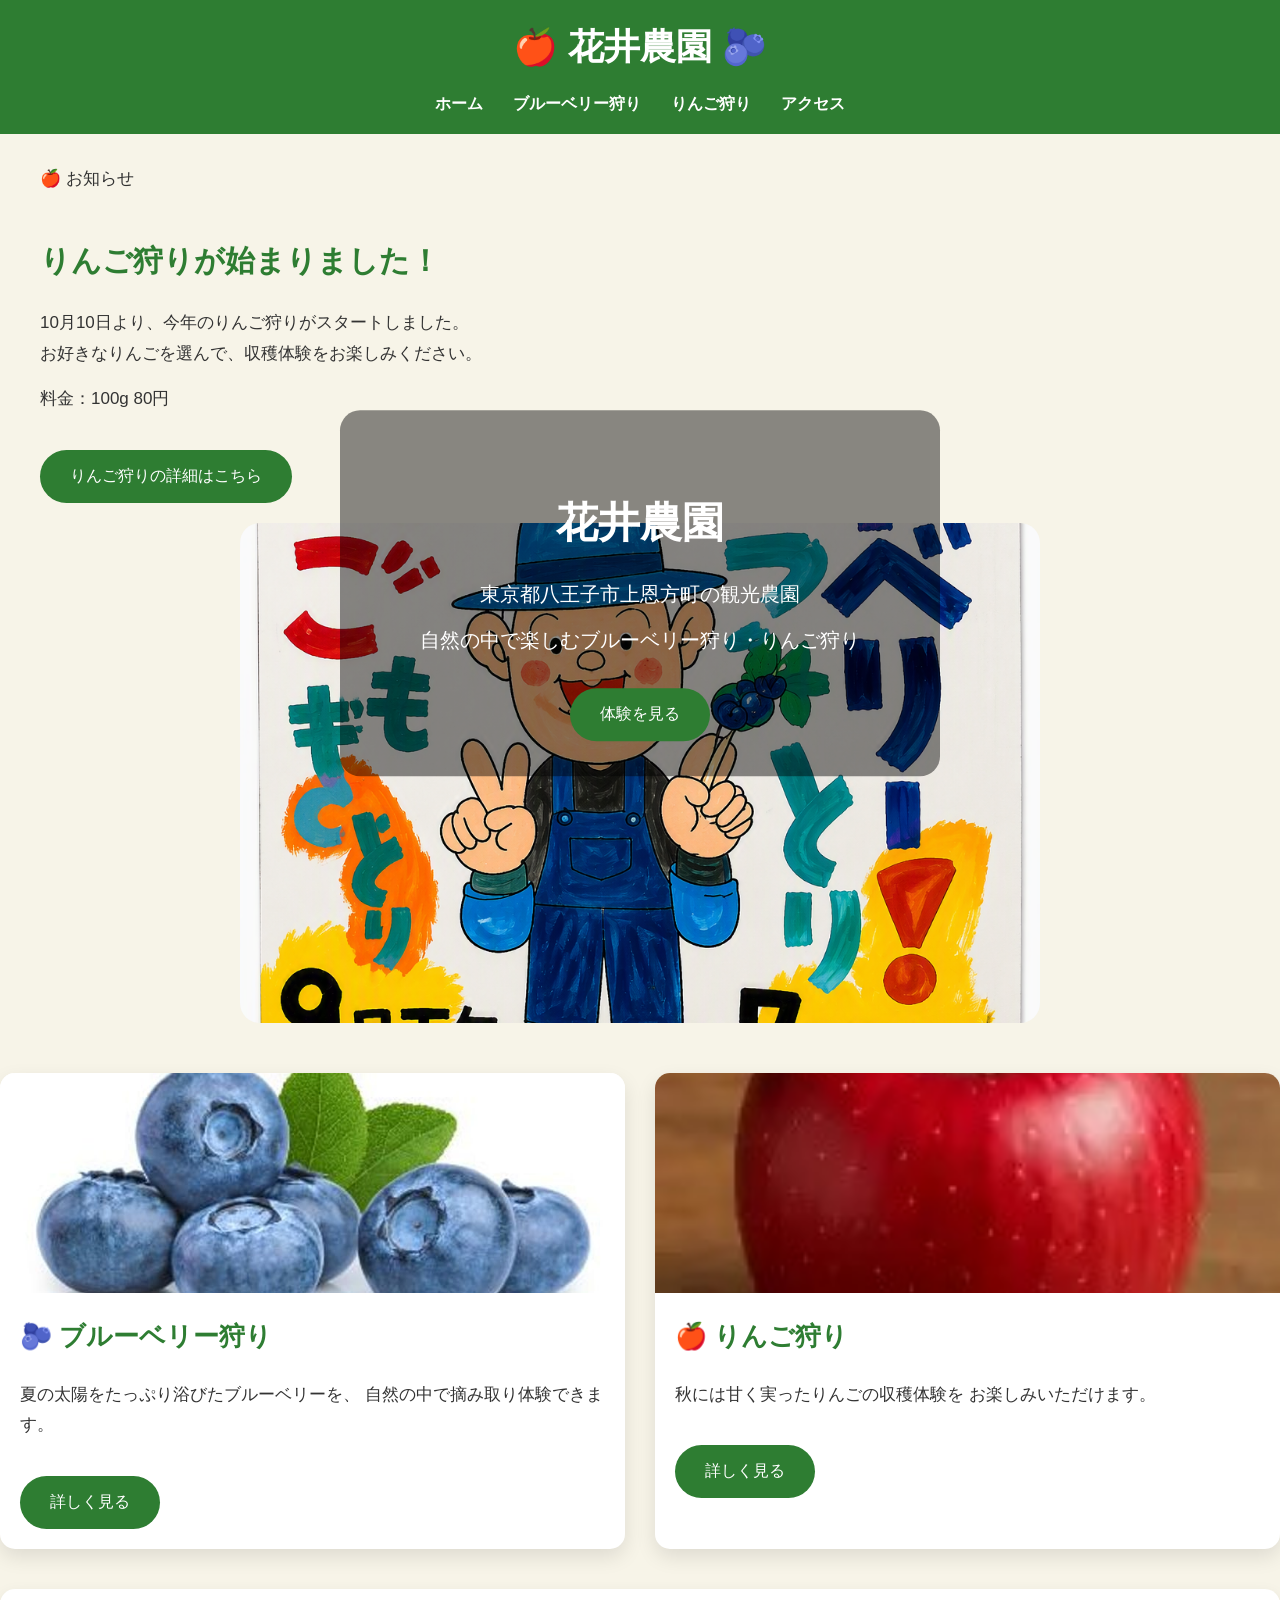
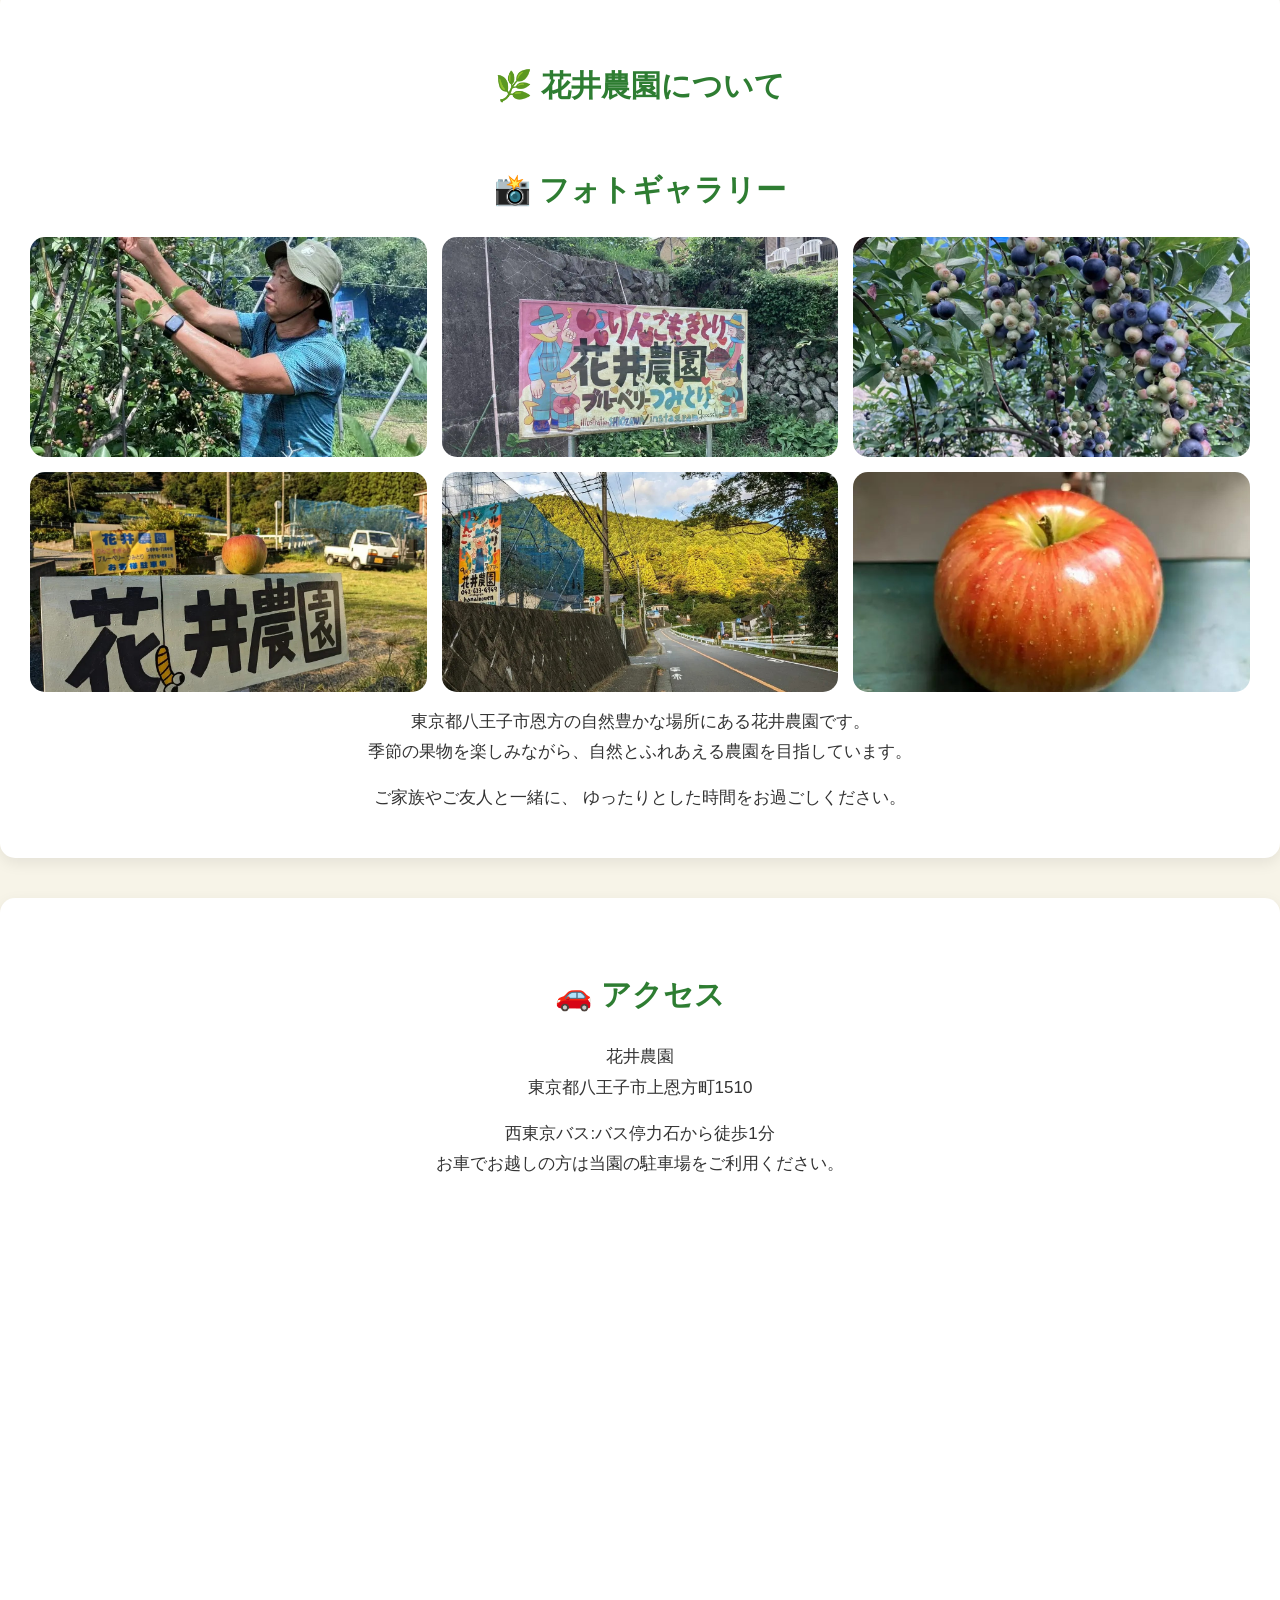
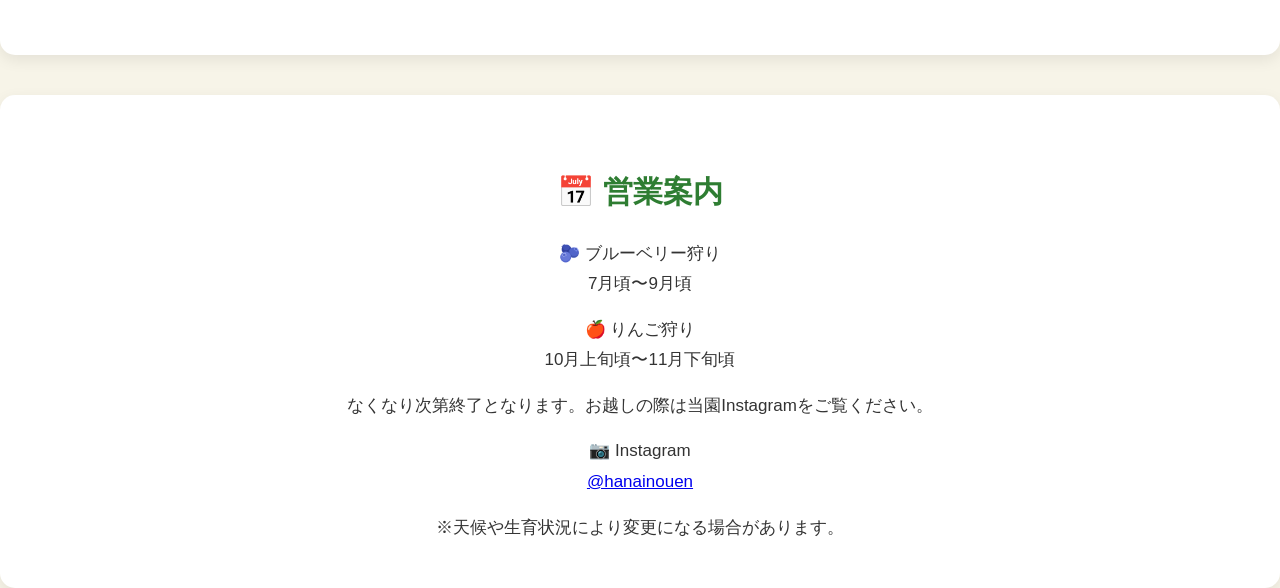
<file: index.html>
<!DOCTYPE html>
<html lang="ja">
<head>
    <meta charset="UTF-8">
    <meta name="viewport" content="width=device-width, initial-scale=1.0">
    <title>花井農園</title>

    <link rel="stylesheet" href="style.css">
</head>

<body>

    <header>

        <h1>🍎 花井農園 🫐</h1>
        
        <nav>
        
        <a href="index.html">ホーム</a>
        
        <a href="blueberry.html">ブルーベリー狩り</a>
        
        <a href="apple.html">りんご狩り</a>
        
        <a href="#access">アクセス</a>
        
        </nav>
        
        </header>

<section class="hero">

    <section class="opening-notice">
    <p class="opening-label">🍎 お知らせ</p>
    <h2>りんご狩りが始まりました！</h2>
    <p>
        10月10日より、今年のりんご狩りがスタートしました。<br>
        お好きなりんごを選んで、収穫体験をお楽しみください。
    </p>
    <p class="opening-price">料金：100g 80円</p>
    <a href="apple.html" class="button">りんご狩りの詳細はこちら</a>
</section>
    
    <img src="看板.png" alt="花井農園">

    <div class="hero-text">

        <h2>花井農園</h2>

        <p>東京都八王子市上恩方町の観光農園</p>

        <p>自然の中で楽しむブルーベリー狩り・りんご狩り</p>

        <a href="#menu" class="button">体験を見る</a>

    </div>

</section>

<section id="menu" class="menu">

    <div class="menu-card">

        <img src="blueberry.jpg" alt="ブルーベリー">

        <h2>🫐 ブルーベリー狩り</h2>

        <p>
            夏の太陽をたっぷり浴びたブルーベリーを、
            自然の中で摘み取り体験できます。
        </p>

        <a href="blueberry.html" class="button">
            詳しく見る
        </a>

    </div>

    <div class="menu-card">

        <img src="apple.jpg" alt="りんご">

        <h2>🍎 りんご狩り</h2>

        <p>
            秋には甘く実ったりんごの収穫体験を
            お楽しみいただけます。
        </p>

        <a href="apple.html" class="button">
            詳しく見る
        </a>

    </div>

</section>

    <section class="about">

        <h2>🌿 花井農園について</h2>
        
<section class="gallery">

    <h2>📸 フォトギャラリー</h2>

    <div class="gallery-grid">

        <img src="gallery1.jpg" alt="ブルーベリー畑">

        <img src="gallery2.jpg" alt="りんご畑">

        <img src="gallery3.jpg" alt="収穫体験">

        <img src="gallery4.jpg" alt="農園の風景">

        <img src="gallery5.jpg" alt="園内の様子">

        <img src="gallery6.jpg" alt="花井農園">

    </div>

</section>


        <p>
        東京都八王子市恩方の自然豊かな場所にある花井農園です。<br>
        季節の果物を楽しみながら、自然とふれあえる農園を目指しています。
        </p>
        
        <p>
        ご家族やご友人と一緒に、
        ゆったりとした時間をお過ごしください。
        </p>
        
        </section>

        <section id="access" class="access">

            <h2>🚗 アクセス</h2>
            
            <p>
            花井農園<br>
            東京都八王子市上恩方町1510
            </p>
            
            <p>
            西東京バス:バス停力石から徒歩1分<br>
            お車でお越しの方は当園の駐車場をご利用ください。
            </p>
            
<iframe src="https://www.google.com/maps/embed?pb=!1m18!1m12!1m3!1d3241.0871424371926!2d139.219185911508!3d35.6748562302096!2m3!1f0!2f0!3f0!3m2!1i1024!2i768!4f13.1!3m3!1m2!1s0x601919de5a3c3923%3A0xbc76d3a633b1612d!2z6Iqx5LqV6L6y5ZyS!5e0!3m2!1sja!2sjp!4v1784881893508!5m2!1sja!2sjp" width="600" height="450" style="border:0;" allowfullscreen="" loading="lazy" referrerpolicy="strict-origin-when-cross-origin"></iframe>

            </section>

            <section class="info">

                <h2>📅 営業案内</h2>
                
                <p>
                🫐 ブルーベリー狩り<br>
                7月頃〜9月頃
                </p>
                
                <p>
                🍎 りんご狩り<br>
                10月上旬頃〜11月下旬頃
                </p>

                <p>
                    なくなり次第終了となります。お越しの際は当園Instagramをご覧ください。
                    </p>
                    
                    <p>
                    📷 Instagram<br>
                    <a href="https://www.instagram.com/hanainouen/" target="_blank">
                        @hanainouen
                        </a>
                    </p>
                    
                
                <p>
                ※天候や生育状況により変更になる場合があります。
                </p>
                
                </section>

</body>
</html>
</file>
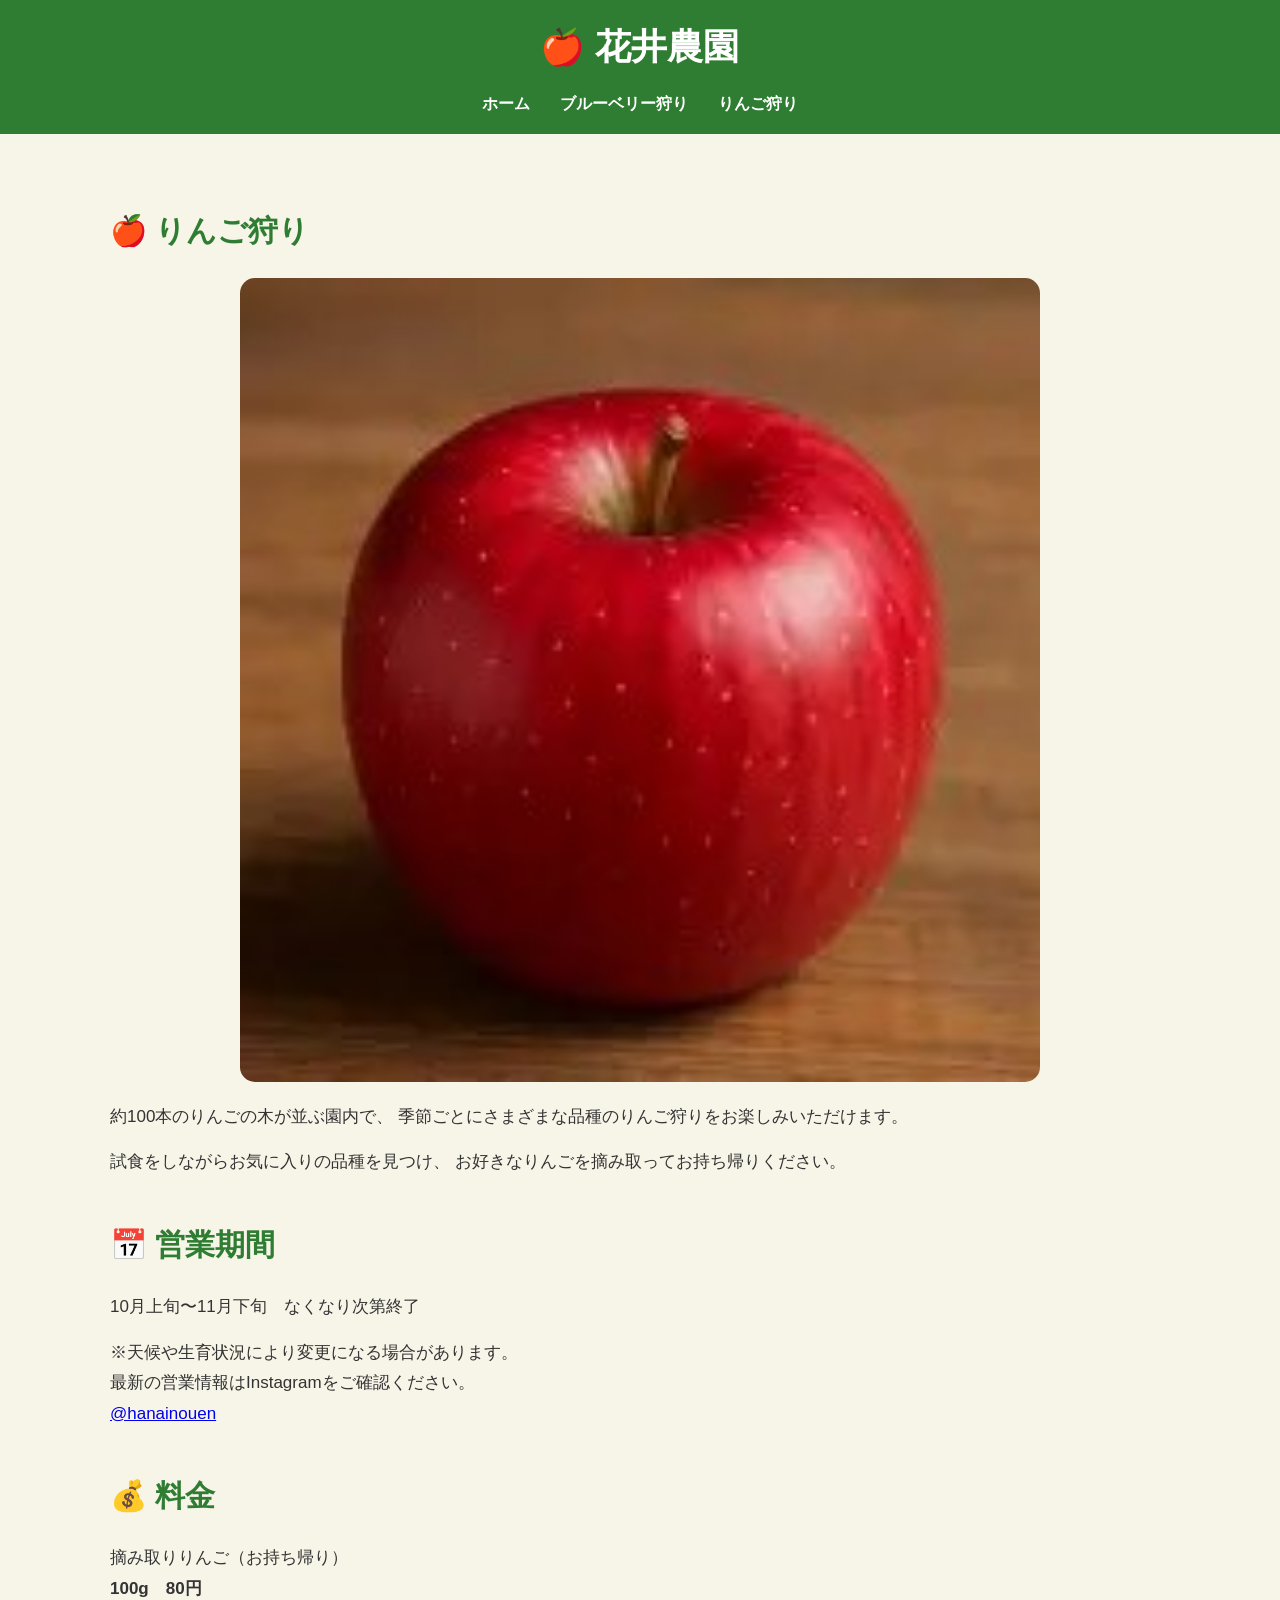
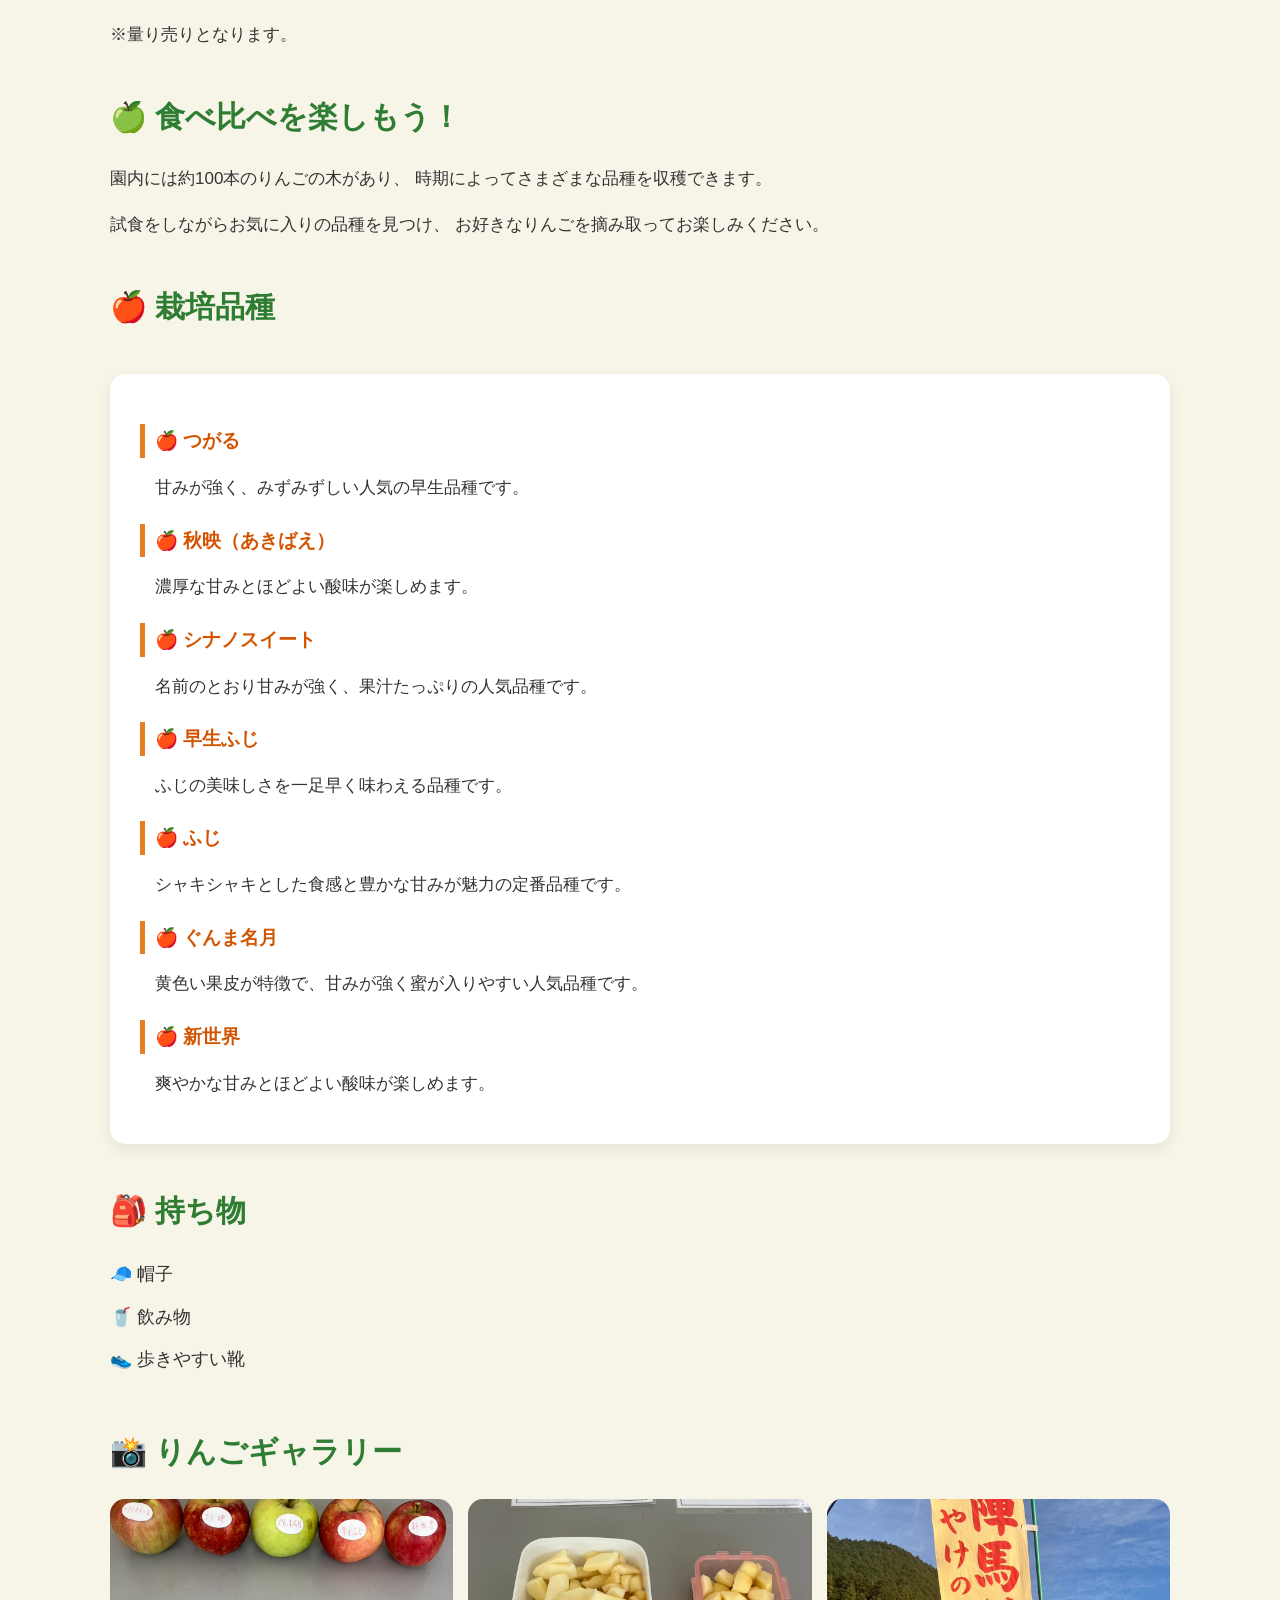
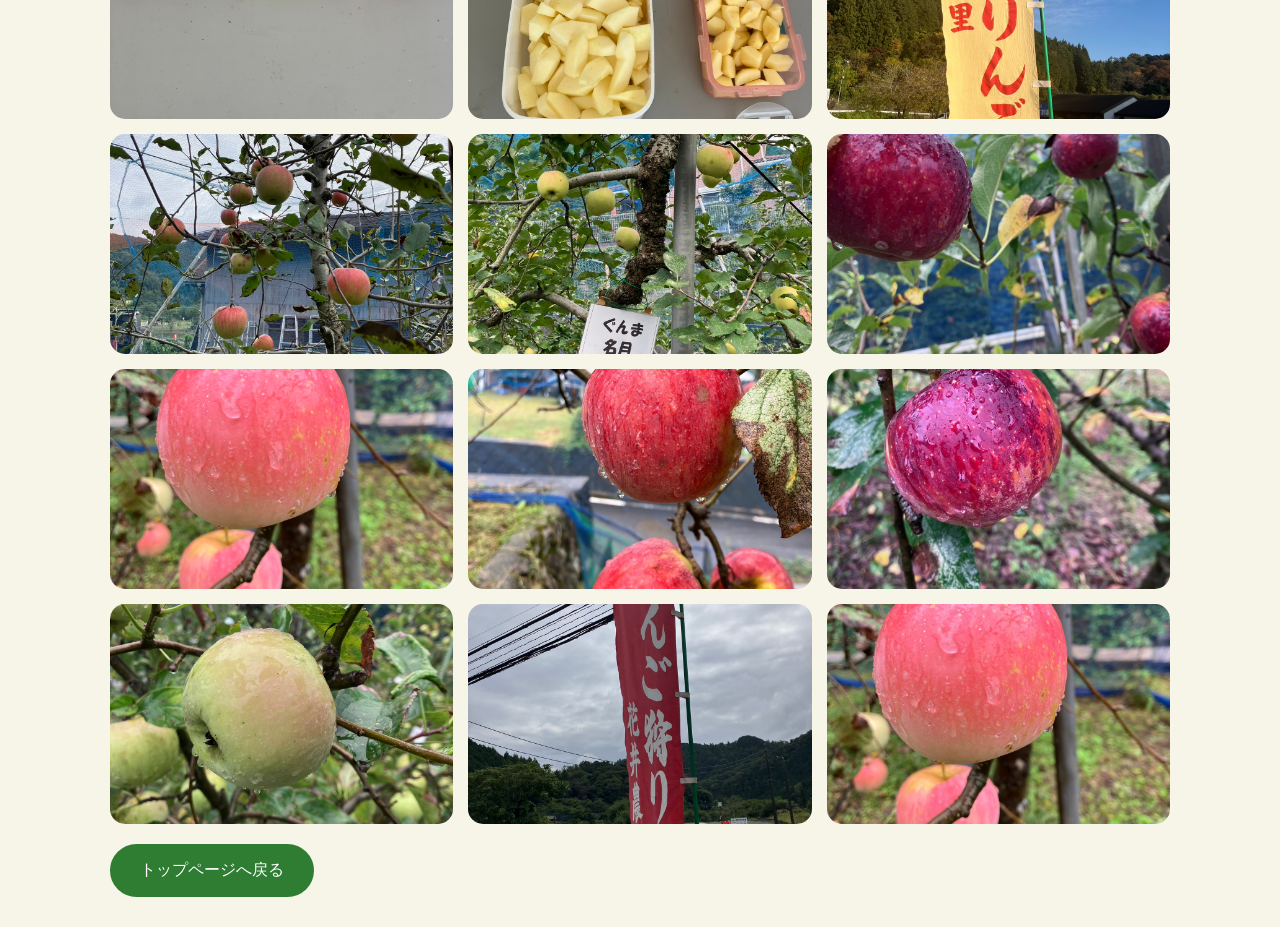
<file: apple.html>
<!DOCTYPE html>
<html lang="ja">

<head>
    <meta charset="UTF-8">
    <meta name="viewport" content="width=device-width, initial-scale=1.0">
    <title>りんご狩り｜花井農園</title>

    <link rel="stylesheet" href="style.css">
</head>

<body>

<header>

<h1>🍎 花井農園</h1>

<nav>

<a href="index.html">ホーム</a>
<a href="blueberry.html">ブルーベリー狩り</a>
<a href="apple.html">りんご狩り</a>

</nav>

</header>

<main>

<h2>🍎 りんご狩り</h2>

<img src="apple.jpg" alt="りんご">

<p>
約100本のりんごの木が並ぶ園内で、
季節ごとにさまざまな品種のりんご狩りをお楽しみいただけます。
</p>

<p>
試食をしながらお気に入りの品種を見つけ、
お好きなりんごを摘み取ってお持ち帰りください。
</p>

<h2>📅 営業期間</h2>

<p>
10月上旬〜11月下旬　なくなり次第終了
</p>

<p>
※天候や生育状況により変更になる場合があります。<br>
最新の営業情報はInstagramをご確認ください。<br>
<a href="https://www.instagram.com/hanainouen/" target="_blank">
                        @hanainouen
                        </a>
</p>

<h2>💰 料金</h2>

<p>
摘み取りりんご（お持ち帰り）<br>
<strong>100g　80円</strong>
</p>

<p>
※量り売りとなります。
</p>

<h2>🍏 食べ比べを楽しもう！</h2>

<p>
園内には約100本のりんごの木があり、
時期によってさまざまな品種を収穫できます。
</p>

<p>
試食をしながらお気に入りの品種を見つけ、
お好きなりんごを摘み取ってお楽しみください。
</p>

<h2>🍎 栽培品種</h2>

<div class="variety">

<h3>🍎 つがる</h3>

<p>
甘みが強く、みずみずしい人気の早生品種です。
</p>

<h3>🍎 秋映（あきばえ）</h3>

<p>
濃厚な甘みとほどよい酸味が楽しめます。
</p>

<h3>🍎 シナノスイート</h3>

<p>
名前のとおり甘みが強く、果汁たっぷりの人気品種です。
</p>

<h3>🍎 早生ふじ</h3>

<p>
ふじの美味しさを一足早く味わえる品種です。
</p>

<h3>🍎 ふじ</h3>

<p>
シャキシャキとした食感と豊かな甘みが魅力の定番品種です。
</p>

<h3>🍎 ぐんま名月</h3>

<p>
黄色い果皮が特徴で、甘みが強く蜜が入りやすい人気品種です。
</p>

<h3>🍎 新世界</h3>

<p>
爽やかな甘みとほどよい酸味が楽しめます。
</p>

</div>

<h2>🎒 持ち物</h2>

<ul>

<li>🧢 帽子</li>

<li>🥤 飲み物</li>

<li>👟 歩きやすい靴</li>

</ul>

<section class="gallery">

<h2>📸 りんごギャラリー</h2>

<div class="gallery-grid">

<a href="apple1.jpg"><img src="apple1.jpg" alt="りんご1"></a>

<a href="apple2.jpg"><img src="apple2.jpg" alt="りんご2"></a>

<a href="apple3.jpg"><img src="apple3.jpg" alt="りんご3"></a>

<a href="apple4.jpg"><img src="apple4.jpg" alt="りんご4"></a>

<a href="apple5.jpg"><img src="apple5.jpg" alt="りんご5"></a>

<a href="apple6.jpg"><img src="apple6.jpg" alt="りんご6"></a>

<a href="apple7.jpg"><img src="apple7.jpg" alt="りんご7"></a>

<a href="apple8.jpg"><img src="apple8.jpg" alt="りんご8"></a>

<a href="apple9.jpg"><img src="apple9.jpg" alt="りんご9"></a>

<a href="apple10.jpg"><img src="apple10.jpg" alt="りんご10"></a>

<a href="apple11.jpg"><img src="apple11.jpg" alt="りんご11"></a>

<a href="apple12.jpg"><img src="apple12.jpg" alt="りんご12"></a>

</div>

</section>

<a class="button" href="index.html">
トップページへ戻る
</a>

</main>

</body>

</html>
</file>
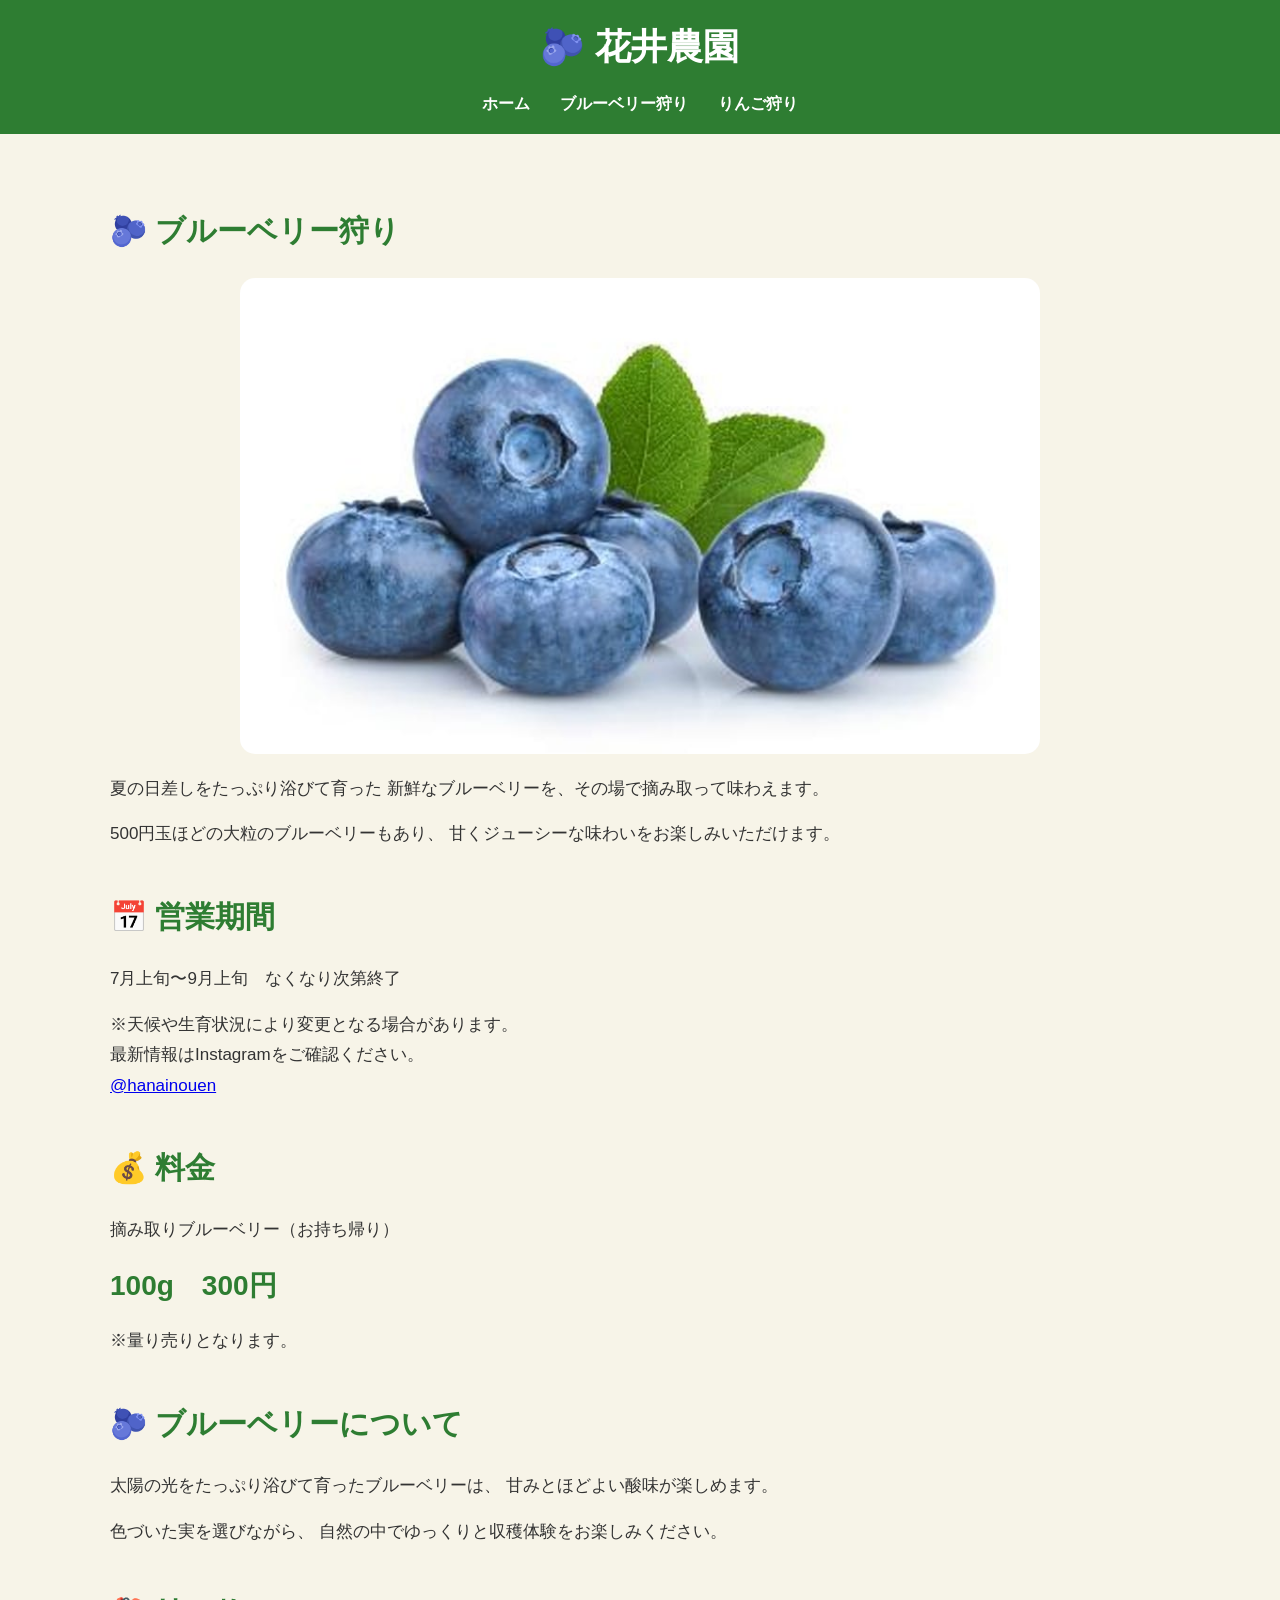
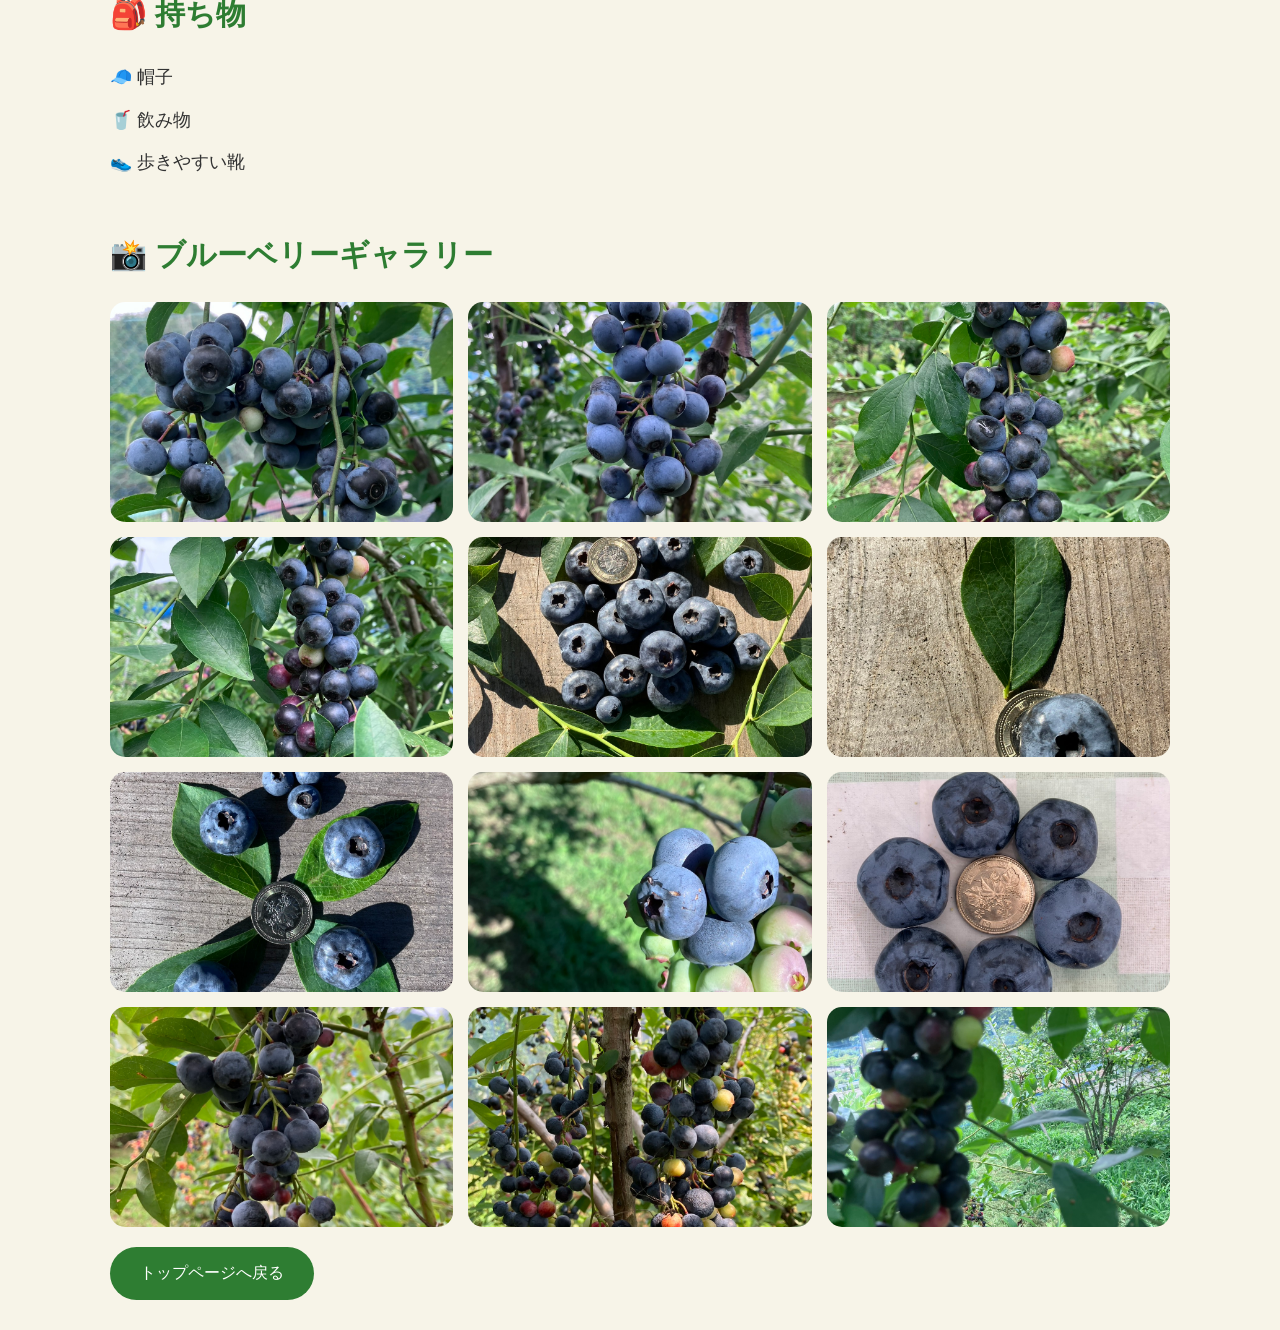
<file: blueberry.html>
<!DOCTYPE html>
<html lang="ja">

<head>
    <meta charset="UTF-8">
    <meta name="viewport" content="width=device-width, initial-scale=1.0">
    <title>ブルーベリー狩り｜花井農園</title>

    <link rel="stylesheet" href="style.css">
</head>

<body>

<header>

<h1>🫐 花井農園</h1>

<nav>

<a href="index.html">ホーム</a>
<a href="blueberry.html">ブルーベリー狩り</a>
<a href="apple.html">りんご狩り</a>

</nav>

</header>

<main>

<h2>🫐 ブルーベリー狩り</h2>

<img src="blueberry.jpg" alt="ブルーベリー">

<p>
夏の日差しをたっぷり浴びて育った
新鮮なブルーベリーを、その場で摘み取って味わえます。
</p>

<p>
500円玉ほどの大粒のブルーベリーもあり、
甘くジューシーな味わいをお楽しみいただけます。
</p>

<h2>📅 営業期間</h2>

<p>
7月上旬〜9月上旬　なくなり次第終了
</p>

<p>
※天候や生育状況により変更となる場合があります。<br>
最新情報はInstagramをご確認ください。<br>
<a href="https://www.instagram.com/hanainouen/" target="_blank">
                        @hanainouen
                        </a>
</p>

<h2>💰 料金</h2>

<p>
摘み取りブルーベリー（お持ち帰り）
</p>

<p style="font-size:28px; color:#2e7d32;">
<strong>100g　300円</strong>
</p>

<p>
※量り売りとなります。
</p>

<h2>🫐 ブルーベリーについて</h2>

<p>
太陽の光をたっぷり浴びて育ったブルーベリーは、
甘みとほどよい酸味が楽しめます。
</p>

<p>
色づいた実を選びながら、
自然の中でゆっくりと収穫体験をお楽しみください。
</p>

<h2>🎒 持ち物</h2>

<ul>

<li>🧢 帽子</li>

<li>🥤 飲み物</li>

<li>👟 歩きやすい靴</li>

</ul>

<section class="gallery">

<h2>📸 ブルーベリーギャラリー</h2>

<div class="gallery-grid">

<a href="blue1.jpg"><img src="blue1.jpg" alt="ブルーベリー1"></a>

<a href="blue2.jpg"><img src="blue2.jpg" alt="ブルーベリー2"></a>

<a href="blue3.jpg"><img src="blue3.jpg" alt="ブルーベリー3"></a>

<a href="blue4.jpg"><img src="blue4.jpg" alt="ブルーベリー4"></a>

<a href="blue5.jpg"><img src="blue5.jpg" alt="ブルーベリー5"></a>

<a href="blue6.jpg"><img src="blue6.jpg" alt="ブルーベリー6"></a>

<a href="blue7.jpg"><img src="blue7.jpg" alt="ブルーベリー7"></a>

<a href="blue8.jpg"><img src="blue8.jpg" alt="ブルーベリー8"></a>

<a href="blue9.jpg"><img src="blue9.jpg" alt="ブルーベリー9"></a>

<a href="blue10.jpg"><img src="blue10.jpg" alt="ブルーベリー10"></a>

<a href="blue11.jpg"><img src="blue11.jpg" alt="ブルーベリー11"></a>

<a href="blue12.jpg"><img src="blue12.jpg" alt="ブルーベリー12"></a>

</div>

</section>

<a class="button" href="index.html">

トップページへ戻る

</a>

</main>

</body>

</html>
</file>
<file: style.css>
/* ========= 全体 ========= */

*{
    margin:0;
    padding:0;
    box-sizing:border-box;
}

body{
    background:#f7f4e8;
    color:#333;
    font-family:"Yu Gothic","Hiragino Sans",sans-serif;
    line-height:1.8;
}

main{
    max-width:1100px;
    margin:auto;
    padding:30px 20px;
}

/* ========= ヘッダー ========= */

header{
    background:#2e7d32;
    padding:15px 20px;
    text-align:center;
}

header h1{
    color:#fff;
    font-size:36px;
    margin-bottom:10px;
}

nav{
    display:flex;
    justify-content:center;
    gap:30px;
    flex-wrap:wrap;
}

nav a{
    color:white;
    text-decoration:none;
    font-weight:bold;
}

nav a:hover{
    color:#ffe082;
}

/* ========= 見出し ========= */

h2{
    color:#2e7d32;
    margin:40px 0 20px;
    font-size:30px;
}

h3{
    margin-top:20px;
}

p{
    font-size:17px;
    margin:15px 0;
}

/* ========= 画像 ========= */

img{
    width:100%;
    max-width:800px;
    display:block;
    margin:20px auto;
    border-radius:15px;
}

/* ========= ボタン ========= */

.button{
    display:inline-block;
    background:#2e7d32;
    color:white;
    text-decoration:none;
    padding:12px 30px;
    border-radius:30px;
    margin-top:20px;
    transition:.3s;
}

.button:hover{
    background:#1b5e20;
}

/* ========= トップページカード ========= */

.menu{
    display:grid;
    grid-template-columns:repeat(2,1fr);
    gap:30px;
    margin-top:40px;
}

.menu-card{
    background:white;
    border-radius:15px;
    overflow:hidden;
    box-shadow:0 8px 20px rgba(0,0,0,.1);
}

.menu-card img{
    height:220px;
    object-fit:cover;
    margin:0;
    border-radius:0;
}

.menu-card h2{
    margin:20px;
    font-size:26px;
}

.menu-card p{
    padding:0 20px;
}

.menu-card .button{
    margin:20px;
}

.menu-card:hover{
    transform:translateY(-5px);
    transition:.3s;
}

/* ========= 各セクション ========= */

.about,
.access,
.info,
.variety{

    background:white;

    border-radius:15px;

    padding:30px;

    margin-top:40px;

    box-shadow:0 5px 15px rgba(0,0,0,.08);

}

/* ========= 品種 ========= */

.variety{

    text-align:left;

}

.variety h3{

    color:#d35400;

    border-left:5px solid #e67e22;

    padding-left:10px;

}

.variety p{

    margin-left:15px;

}

/* ========= ギャラリー ========= */

.gallery{

    margin-top:50px;

}

.gallery-grid{

    display:grid;

    grid-template-columns:repeat(3,1fr);

    gap:15px;

}

.gallery-grid img{

    width:100%;

    height:220px;

    object-fit:cover;

    margin:0;

    transition:.3s;

}

.gallery-grid img:hover{

    transform:scale(1.05);

}

/* ========= リスト ========= */

ul{

    list-style:none;

    margin-top:20px;

}

ul li{

    margin:10px 0;

    font-size:18px;

}

.catch,
.about,
.access,
.info{
    text-align:center;
}

.catch p,
.about p,
.access p,
.info p{
    max-width:800px;
    margin:15px auto;
}




/* ========= Google Map ========= */

.access iframe{

    width:100%;

    height:400px;

    border:none;

    border-radius:15px;

    margin-top:20px;

}

/* ========= スマホ ========= */

@media(max-width:768px){

header h1{

    font-size:28px;

}

nav{

    gap:15px;

}

nav a{

    background:#388e3c;

    padding:8px 15px;

    border-radius:20px;

}

main{

    padding:20px 15px;

}

h2{

    font-size:24px;

    margin:30px 0 15px;

}

p{

    font-size:16px;

}

.menu{

    grid-template-columns:1fr;

}

.menu-card{

    width:100%;

}

.gallery-grid{

    grid-template-columns:repeat(2,1fr);

    gap:10px;

}

.gallery-grid img{

    height:140px;

}

.button{

    width:100%;

    text-align:center;

}

.about,
.access,
.info,
.variety{

    padding:20px;

}

.access iframe{

    height:250px;

}

}


.catch{

    text-align:center;

    max-width:800px;

    margin:40px auto;

}

.catch h2{

    font-size:34px;

}

.catch p{

    font-size:18px;

}

.hero{
    position:relative;
    max-width:1200px;
    margin:30px auto 50px;
}

.hero img{
    width:100%;
    height:500px;
    object-fit:cover;
    border-radius:20px;
}

.hero-text{
    position:absolute;
    top:50%;
    left:50%;
    transform:translate(-50%,-50%);
    background:rgba(0,0,0,.45);
    color:white;
    padding:35px 50px;
    border-radius:20px;
    text-align:center;
    width:80%;
    max-width:600px;
}

.hero-text h2{
    color:white;
    font-size:42px;
    margin-bottom:15px;
}

.hero-text p{
    color:white;
    font-size:20px;
    margin:10px 0;
}
</file>
